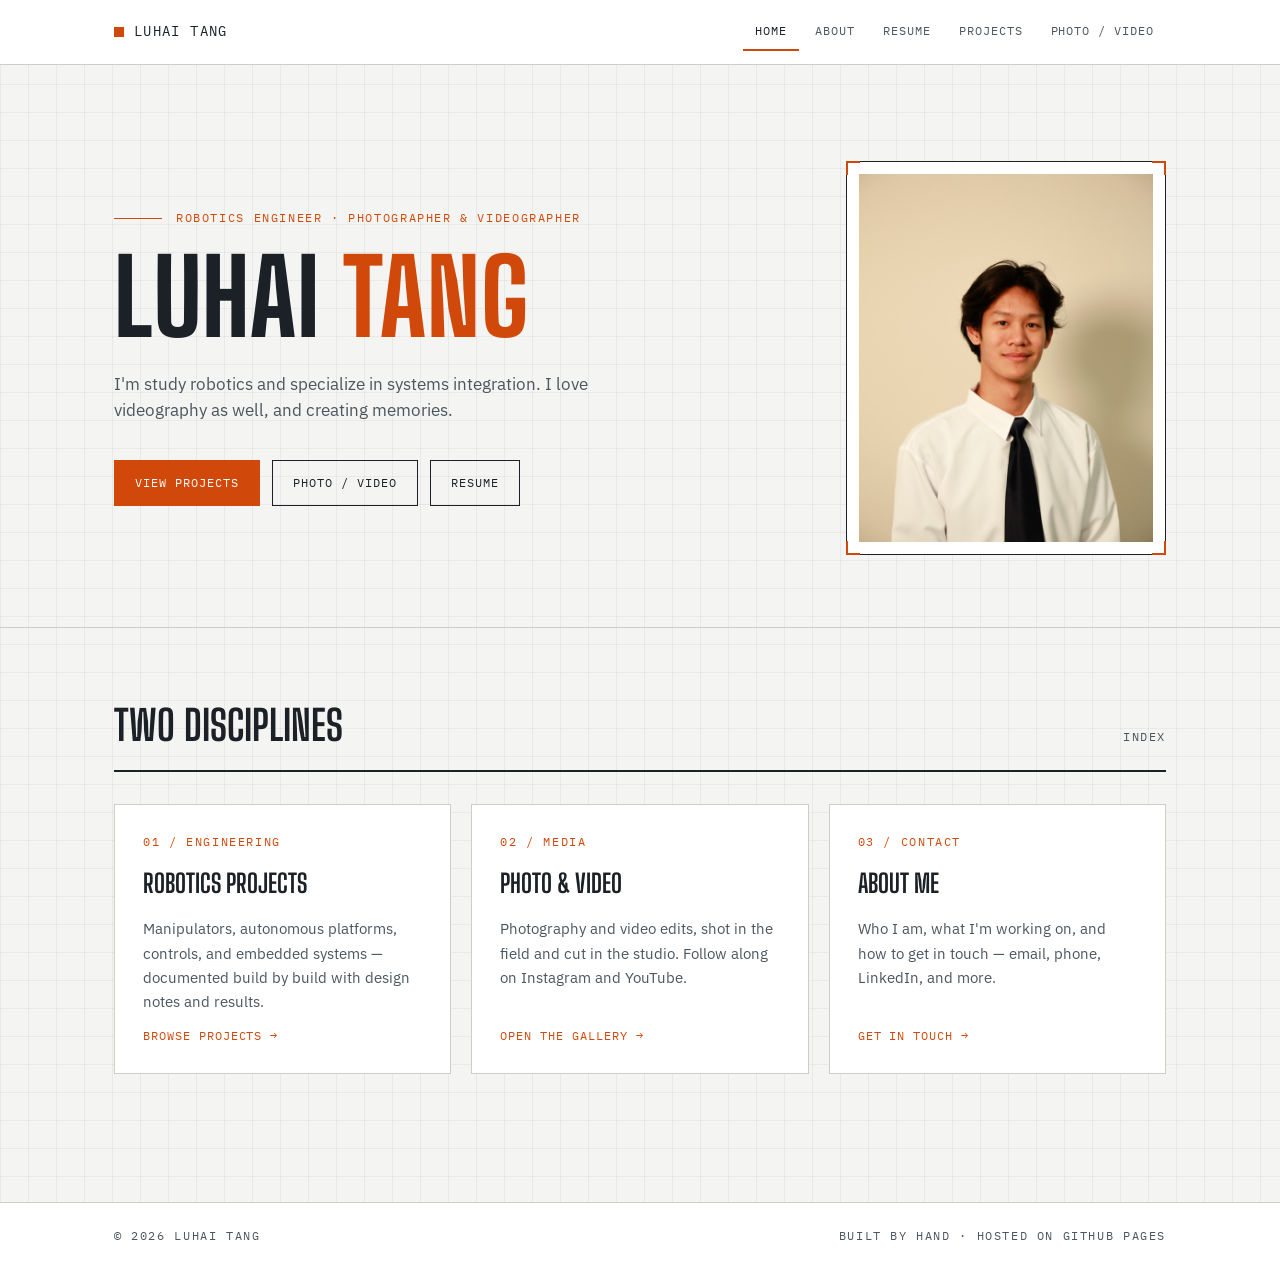
<file: index.html>
<!DOCTYPE html>
<html lang="en">
<head>
  <meta charset="UTF-8" />
  <meta name="viewport" content="width=device-width, initial-scale=1.0" />
  <title>Home — Portfolio</title>
  <meta name="description" content="Portfolio of a robotics engineer and photographer/videographer." />
  <link rel="preconnect" href="https://fonts.googleapis.com" />
  <link rel="preconnect" href="https://fonts.gstatic.com" crossorigin />
  <link href="https://fonts.googleapis.com/css2?family=Big+Shoulders+Display:wght@600;700;800&family=IBM+Plex+Mono:wght@400;500&family=IBM+Plex+Sans:wght@400;500;600&display=swap" rel="stylesheet" />
  <link rel="stylesheet" href="css/styles.css" />
</head>
<body data-page="home">

  <header class="site-header">
    <div class="wrap">
      <a class="brand" href="index.html" data-site-name>Your Name</a>
      <button class="nav-toggle" aria-expanded="false" aria-controls="nav">Menu</button>
      <nav class="nav" id="nav" aria-label="Main">
        <a href="index.html" aria-current="page">Home</a>
        <a href="about.html">About</a>
        <a href="resume.html">Resume</a>
        <a href="projects.html">Projects</a>
        <a href="media.html">Photo / Video</a>
      </nav>
    </div>
  </header>

  <main>
    <section class="hero">
      <div class="wrap hero-grid">

        <div class="hero-copy">
          <div class="hero-kicker">
            <span class="rule"></span>
            <span class="spec spec--accent" id="hero-roles">
              Robotics Engineer · Photographer
            </span>
          </div>

          <h1 id="hero-name">Your Name</h1>
          <p class="lede" id="hero-lede"></p>

          <div class="hero-actions">
            <a class="btn btn--solid" href="projects.html">View Projects</a>
            <a class="btn" href="media.html">Photo / Video</a>
            <a class="btn" href="resume.html">Resume</a>
          </div>
        </div>

        <div class="hero-headshot">
          <div class="headshot-frame">
            <span class="corner tl"></span><span class="corner tr"></span>
            <span class="corner bl"></span><span class="corner br"></span>
            <img src="assets/headshot.jpg" alt="Headshot" />
          </div>
        </div>

      </div>
    </section>

    <section class="section">
      <div class="wrap">
        <div class="section-head">
          <h2>Two Disciplines</h2>
          <span class="spec">Index</span>
        </div>
        <div class="disciplines">
          <a class="discipline-card" href="projects.html">
            <span class="spec spec--accent">01 / Engineering</span>
            <h3>Robotics Projects</h3>
            <p>Manipulators, autonomous platforms, controls, and embedded systems — documented build by build with design notes and results.</p>
            <span class="go">Browse projects →</span>
          </a>
          <a class="discipline-card" href="media.html">
            <span class="spec spec--accent">02 / Media</span>
            <h3>Photo &amp; Video</h3>
            <p>Photography and video edits, shot in the field and cut in the studio. Follow along on Instagram and YouTube.</p>
            <span class="go">Open the gallery →</span>
          </a>
          <a class="discipline-card" href="about.html">
            <span class="spec spec--accent">03 / Contact</span>
            <h3>About Me</h3>
            <p>Who I am, what I'm working on, and how to get in touch — email, phone, LinkedIn, and more.</p>
            <span class="go">Get in touch →</span>
          </a>
        </div>
      </div>
    </section>
  </main>

  <footer class="site-footer">
    <div class="wrap">
      <span class="spec">© <span data-year></span> <span data-site-name></span></span>
      <span class="spec">Built by hand · Hosted on GitHub Pages</span>
    </div>
  </footer>

  <script src="js/data.js"></script>
  <script src="js/main.js"></script>
</body>
</html>
</file>
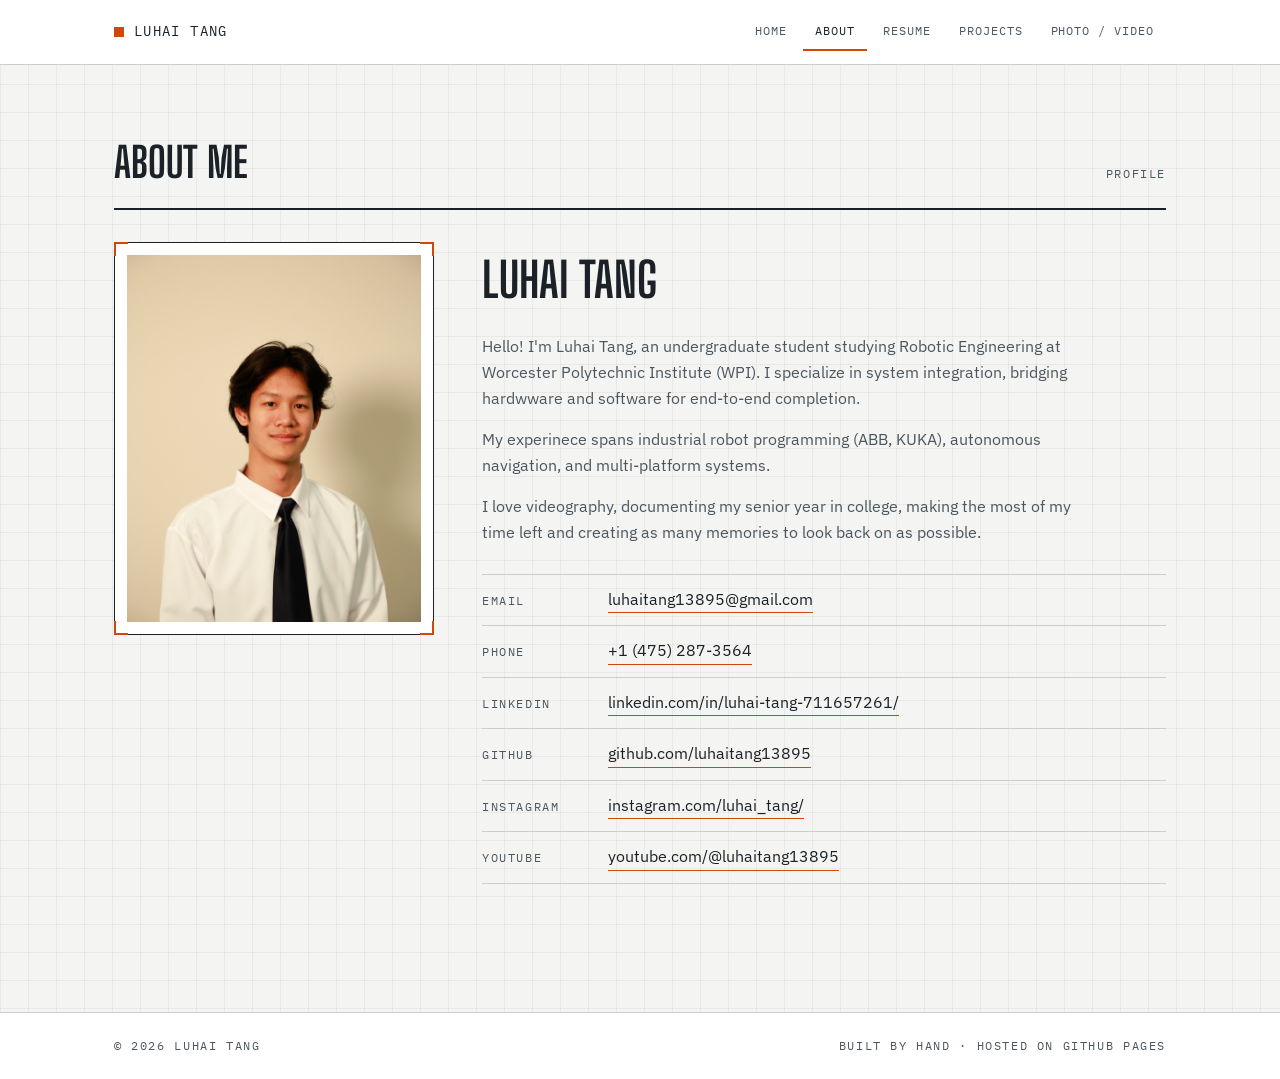
<file: about.html>
<!DOCTYPE html>
<html lang="en">
<head>
  <meta charset="UTF-8" />
  <meta name="viewport" content="width=device-width, initial-scale=1.0" />
  <title>About — Portfolio</title>
  <link rel="preconnect" href="https://fonts.googleapis.com" />
  <link rel="preconnect" href="https://fonts.gstatic.com" crossorigin />
  <link href="https://fonts.googleapis.com/css2?family=Big+Shoulders+Display:wght@600;700;800&family=IBM+Plex+Mono:wght@400;500&family=IBM+Plex+Sans:wght@400;500;600&display=swap" rel="stylesheet" />
  <link rel="stylesheet" href="css/styles.css" />
</head>
<body data-page="about">

  <header class="site-header">
    <div class="wrap">
      <a class="brand" href="index.html" data-site-name>Your Name</a>
      <button class="nav-toggle" aria-expanded="false" aria-controls="nav">Menu</button>
      <nav class="nav" id="nav" aria-label="Main">
        <a href="index.html">Home</a>
        <a href="about.html" aria-current="page">About</a>
        <a href="resume.html">Resume</a>
        <a href="projects.html">Projects</a>
        <a href="media.html">Photo / Video</a>
      </nav>
    </div>
  </header>

  <main class="section">
    <div class="wrap">
      <div class="section-head">
        <h2>About Me</h2>
        <span class="spec">Profile</span>
      </div>

      <div class="about-grid">
        <div>
          <div class="headshot-frame">
            <span class="corner tl"></span><span class="corner tr"></span>
            <span class="corner bl"></span><span class="corner br"></span>
            <!-- Replace assets/headshot.jpg with your own photo (portrait orientation works best) -->
            <img src="assets/headshot.jpg" alt="Headshot" onerror="this.style.display='none'; this.parentElement.insertAdjacentHTML('beforeend', '<div style=&quot;aspect-ratio:4/5;display:flex;align-items:center;justify-content:center;background:#1b2127;color:#9aa3ab;font-family:var(--font-mono);font-size:0.7rem;letter-spacing:0.14em;text-transform:uppercase&quot;>Add assets/headshot.jpg</div>')" />
          </div>
        </div>

        <div class="about-copy">
          <h2 data-site-name>Your Name</h2>
          <div id="about-paragraphs"></div>

          <ul class="contact-list" id="contact-list"></ul>
        </div>
      </div>
    </div>
  </main>

  <footer class="site-footer">
    <div class="wrap">
      <span class="spec">© <span data-year></span> <span data-site-name></span></span>
      <span class="spec">Built by hand · Hosted on GitHub Pages</span>
    </div>
  </footer>

  <script src="js/data.js"></script>
  <script src="js/main.js"></script>
</body>
</html>
</file>
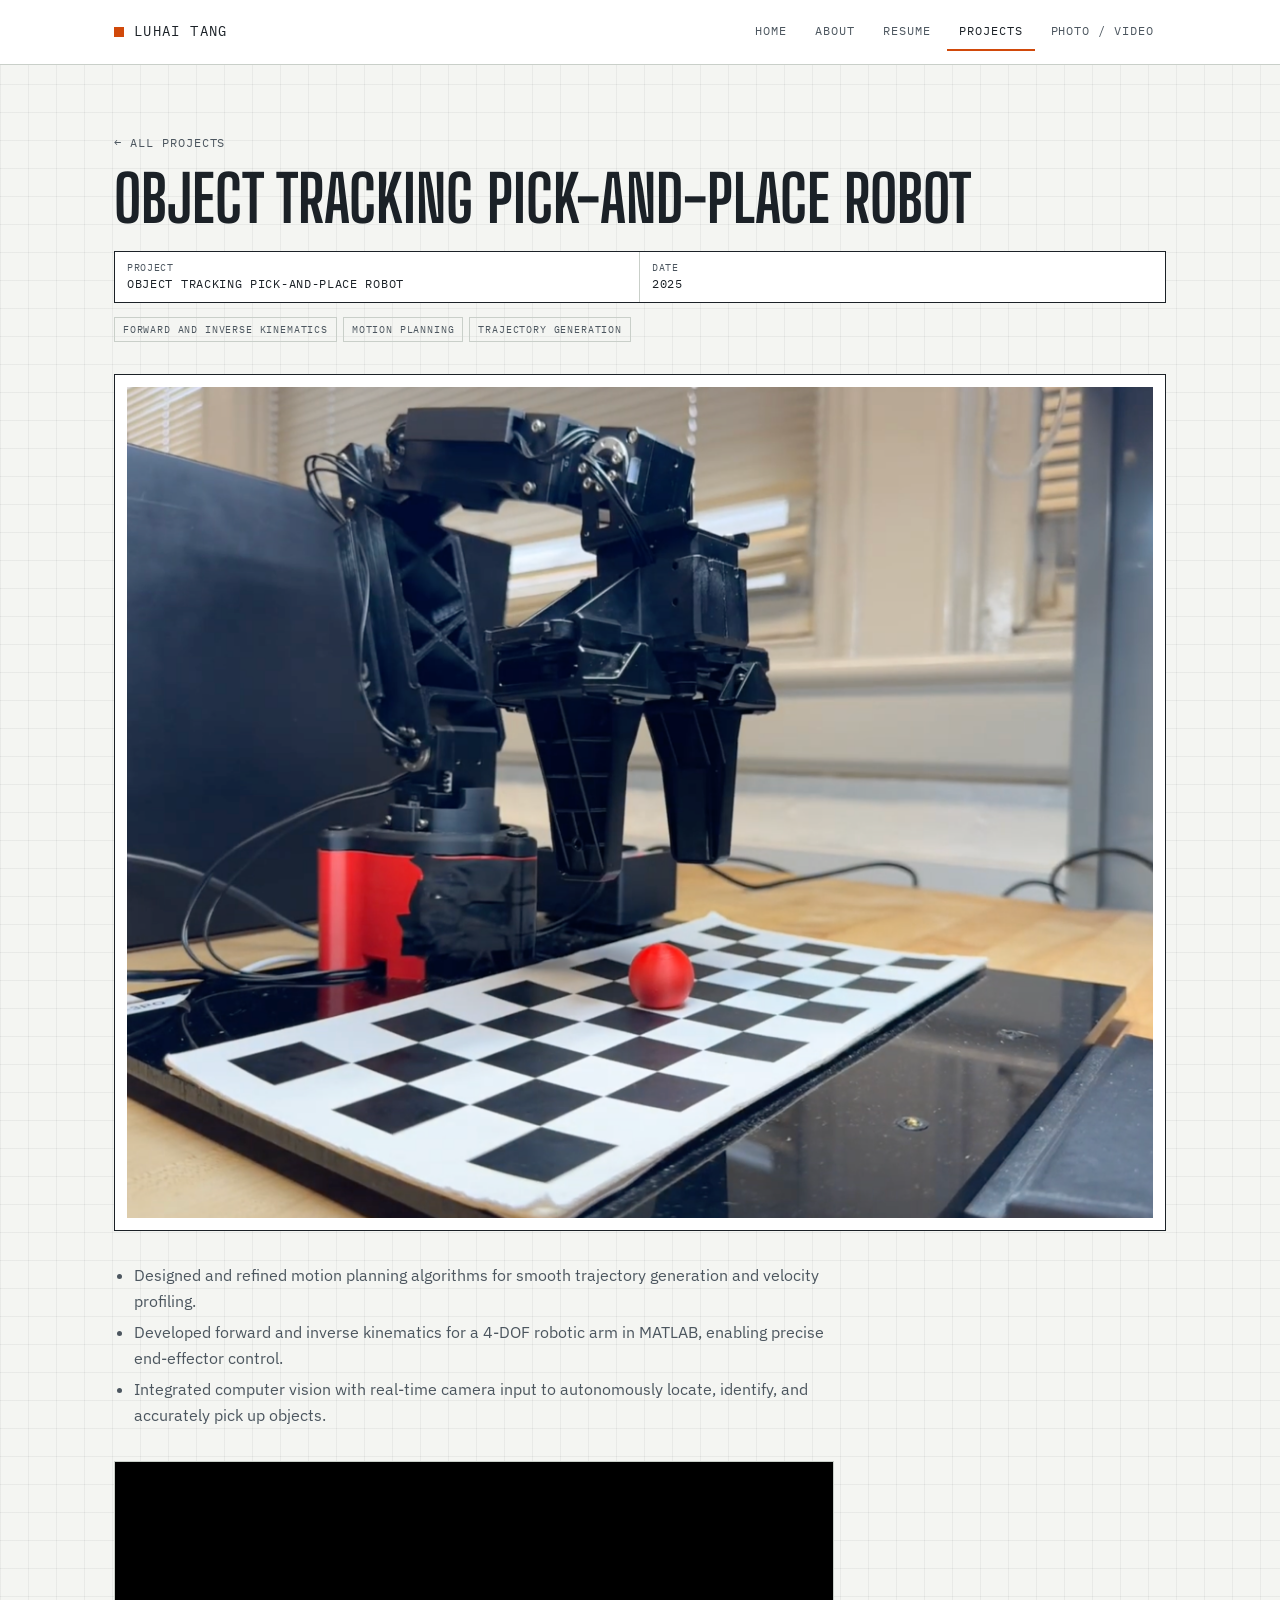
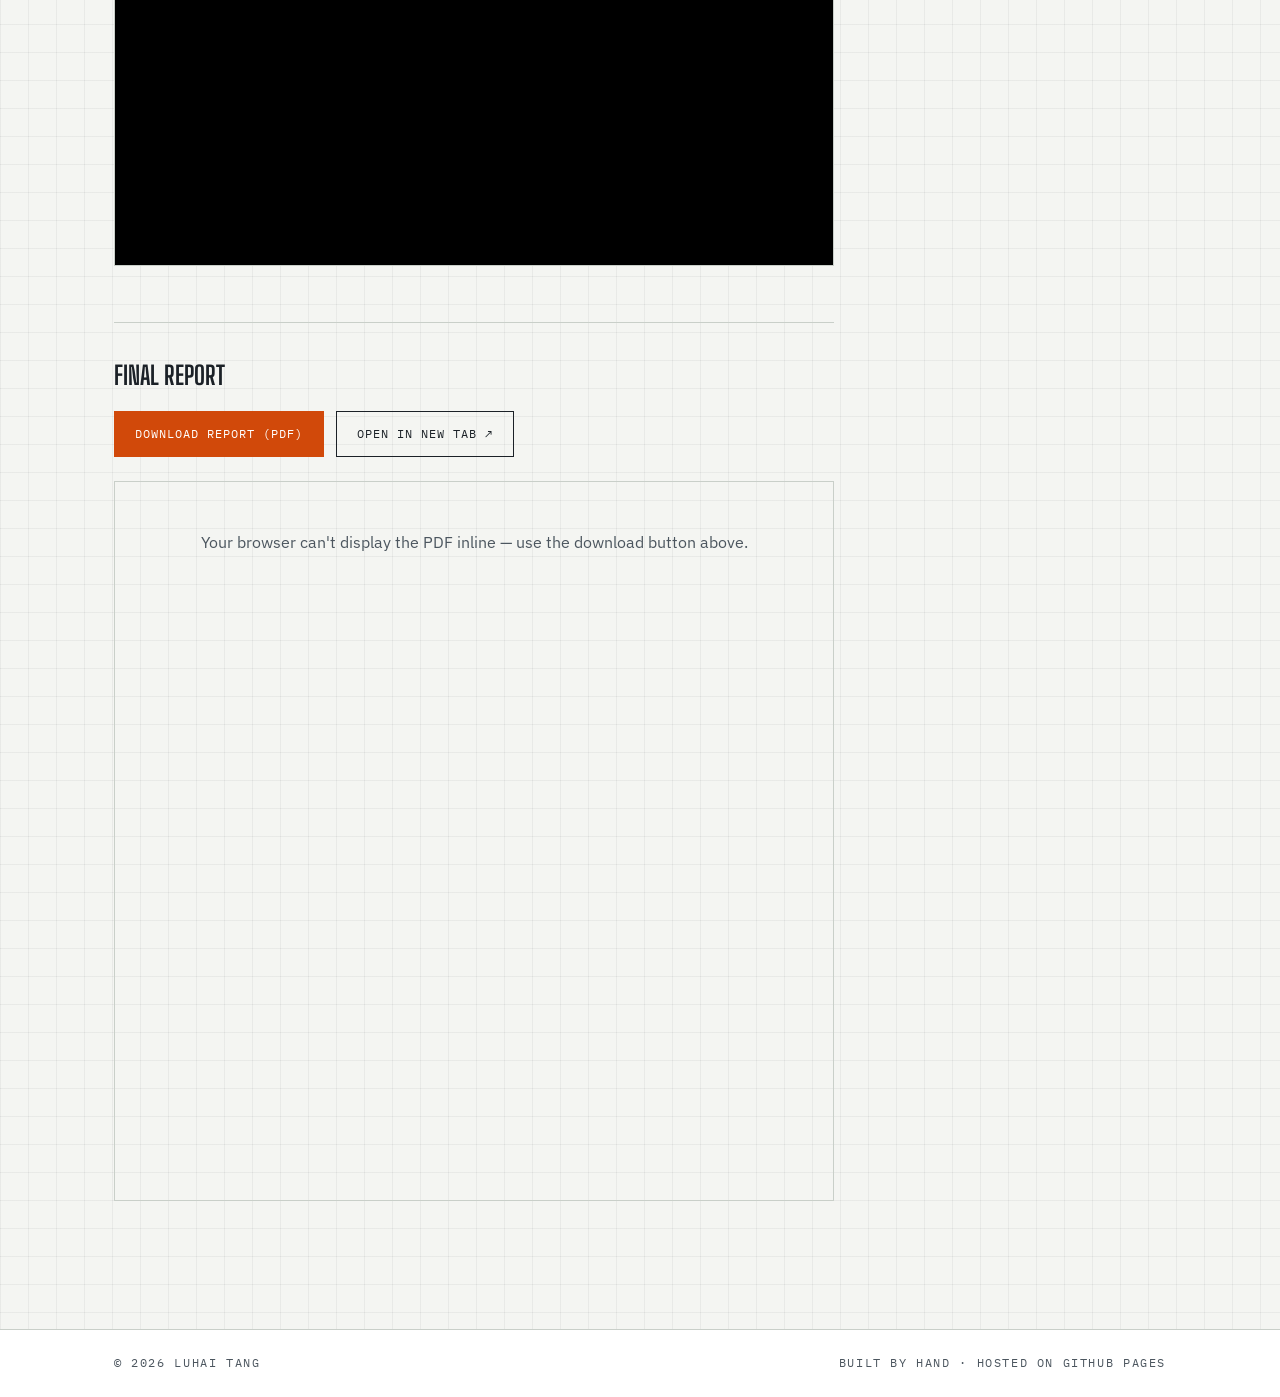
<file: project.html>
<!DOCTYPE html>
<html lang="en">
<head>
  <meta charset="UTF-8" />
  <meta name="viewport" content="width=device-width, initial-scale=1.0" />
  <title>Project — Portfolio</title>
  <link rel="preconnect" href="https://fonts.googleapis.com" />
  <link rel="preconnect" href="https://fonts.gstatic.com" crossorigin />
  <link href="https://fonts.googleapis.com/css2?family=Big+Shoulders+Display:wght@600;700;800&family=IBM+Plex+Mono:wght@400;500&family=IBM+Plex+Sans:wght@400;500;600&display=swap" rel="stylesheet" />
  <link rel="stylesheet" href="css/styles.css" />
</head>
<body data-page="project">

  <header class="site-header">
    <div class="wrap">
      <a class="brand" href="index.html" data-site-name>Your Name</a>
      <button class="nav-toggle" aria-expanded="false" aria-controls="nav">Menu</button>
      <nav class="nav" id="nav" aria-label="Main">
        <a href="index.html">Home</a>
        <a href="about.html">About</a>
        <a href="resume.html">Resume</a>
        <a href="projects.html" aria-current="page">Projects</a>
        <a href="media.html">Photo / Video</a>
      </nav>
    </div>
  </header>

  <main class="section">
    <div class="wrap">
      <a class="back-link" href="projects.html">← All projects</a>

      <div class="project-detail-head">
        <h1 id="pd-title"></h1>
        <div class="title-block" id="pd-titleblock"></div>
        <div class="tags" id="pd-tags" style="margin-top: 14px;"></div>
      </div>

      <div class="project-hero-img" id="pd-image" style="display: none;"></div>

      <article class="project-body" id="pd-body"></article>
    </div>
  </main>

  <footer class="site-footer">
    <div class="wrap">
      <span class="spec">© <span data-year></span> <span data-site-name></span></span>
      <span class="spec">Built by hand · Hosted on GitHub Pages</span>
    </div>
  </footer>

  <script src="js/data.js"></script>
  <script src="js/main.js"></script>
</body>
</html>
</file>
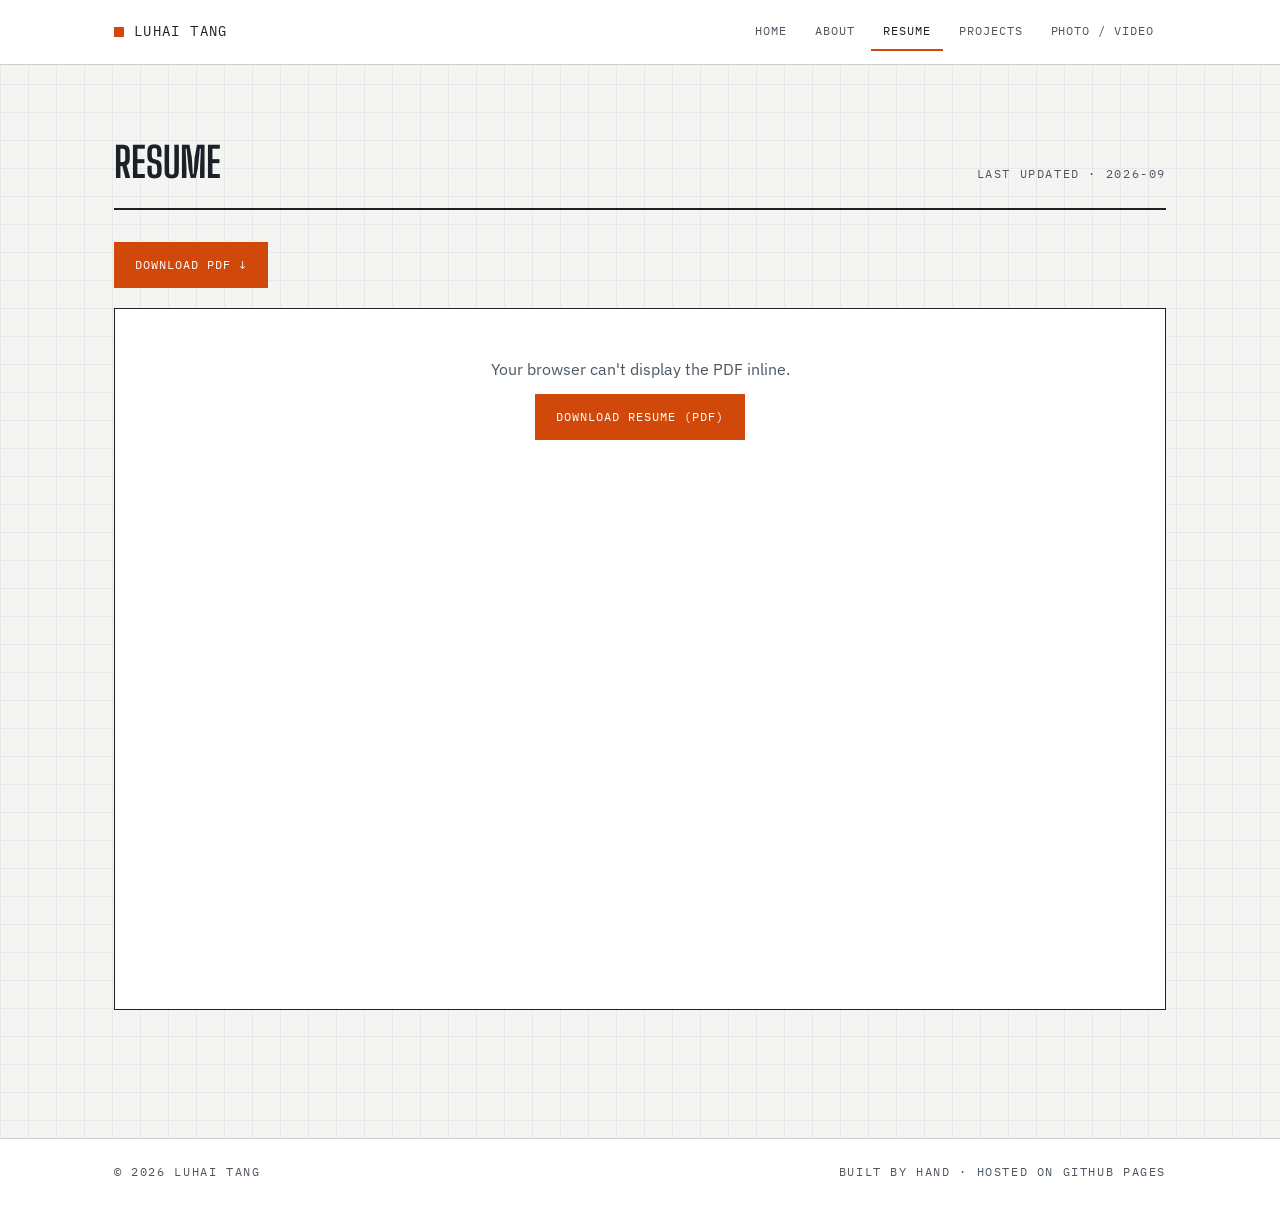
<file: resume.html>
<!DOCTYPE html>
<html lang="en">
<head>
  <meta charset="UTF-8" />
  <meta name="viewport" content="width=device-width, initial-scale=1.0" />
  <title>Resume — Portfolio</title>
  <link rel="preconnect" href="https://fonts.googleapis.com" />
  <link rel="preconnect" href="https://fonts.gstatic.com" crossorigin />
  <link href="https://fonts.googleapis.com/css2?family=Big+Shoulders+Display:wght@600;700;800&family=IBM+Plex+Mono:wght@400;500&family=IBM+Plex+Sans:wght@400;500;600&display=swap" rel="stylesheet" />
  <link rel="stylesheet" href="css/styles.css" />
</head>
<body data-page="resume">

  <header class="site-header">
    <div class="wrap">
      <a class="brand" href="index.html" data-site-name>Your Name</a>
      <button class="nav-toggle" aria-expanded="false" aria-controls="nav">Menu</button>
      <nav class="nav" id="nav" aria-label="Main">
        <a href="index.html">Home</a>
        <a href="about.html">About</a>
        <a href="resume.html" aria-current="page">Resume</a>
        <a href="projects.html">Projects</a>
        <a href="media.html">Photo / Video</a>
      </nav>
    </div>
  </header>

  <main class="section">
    <div class="wrap">
      <div class="section-head">
        <h2>Resume</h2>
        <span class="spec" id="resume-updated"></span>
      </div>

      <p style="margin-bottom: 20px;">
        <a class="btn btn--solid" id="resume-download" href="assets/resume.pdf" download>Download PDF ↓</a>
      </p>

      <div class="resume-viewer" id="resume-viewer">
        <div class="resume-fallback">
          <p>Add your resume as <code>assets/resume.pdf</code> to display it here.</p>
        </div>
      </div>
    </div>
  </main>

  <footer class="site-footer">
    <div class="wrap">
      <span class="spec">© <span data-year></span> <span data-site-name></span></span>
      <span class="spec">Built by hand · Hosted on GitHub Pages</span>
    </div>
  </footer>

  <script src="js/data.js"></script>
  <script src="js/main.js"></script>
</body>
</html>
</file>
<file: css/styles.css>
/* ==========================================================================
   PORTFOLIO — Engineering Drawing Design System
   Edit the tokens below to re-theme the whole site.
   ========================================================================== */

:root {
  /* Palette */
  --paper: #f4f5f2;        /* drafting paper */
  --paper-raised: #ffffff; /* cards */
  --ink: #1b2127;          /* primary text */
  --ink-soft: #4c565f;     /* secondary text */
  --line: #c9cfc9;         /* hairline rules */
  --grid: rgba(27, 33, 39, 0.055);
  --accent: #d1490a;       /* servo orange */
  --accent-ink: #ffffff;
  --steel: #33526b;        /* steel blue, secondary accent */

  /* Dark gallery (photo/video section) */
  --gallery-bg: #14171a;
  --gallery-ink: #e8eaec;
  --gallery-soft: #9aa3ab;

  /* Type */
  --font-display: "Big Shoulders Display", sans-serif;
  --font-body: "IBM Plex Sans", system-ui, sans-serif;
  --font-mono: "IBM Plex Mono", monospace;

  --maxw: 1100px;
}

* { box-sizing: border-box; margin: 0; padding: 0; }

html { scroll-behavior: smooth; }

body {
  font-family: var(--font-body);
  color: var(--ink);
  background-color: var(--paper);
  /* drafting grid */
  background-image:
    linear-gradient(var(--grid) 1px, transparent 1px),
    linear-gradient(90deg, var(--grid) 1px, transparent 1px);
  background-size: 28px 28px;
  line-height: 1.6;
  -webkit-font-smoothing: antialiased;
}

img { max-width: 100%; display: block; }
a { color: inherit; }

.wrap {
  max-width: var(--maxw);
  margin: 0 auto;
  padding: 0 24px;
}

/* ---------- Utility: mono spec labels ---------- */
.spec {
  font-family: var(--font-mono);
  font-size: 0.72rem;
  letter-spacing: 0.14em;
  text-transform: uppercase;
  color: var(--ink-soft);
}

.spec--accent { color: var(--accent); }

/* ---------- Header / Nav ---------- */
.site-header {
  border-bottom: 1px solid var(--line);
  background: var(--paper-raised);
  position: sticky;
  top: 0;
  z-index: 50;
}

.site-header .wrap {
  display: flex;
  align-items: center;
  justify-content: space-between;
  height: 64px;
}

.brand {
  font-family: var(--font-mono);
  font-size: 0.85rem;
  letter-spacing: 0.1em;
  text-transform: uppercase;
  text-decoration: none;
  display: flex;
  align-items: center;
  gap: 10px;
}

.brand::before {
  content: "";
  width: 10px;
  height: 10px;
  background: var(--accent);
  display: inline-block;
}

.nav { display: flex; gap: 4px; }

.nav a {
  font-family: var(--font-mono);
  font-size: 0.75rem;
  letter-spacing: 0.08em;
  text-transform: uppercase;
  text-decoration: none;
  padding: 8px 12px;
  color: var(--ink-soft);
  border-bottom: 2px solid transparent;
}

.nav a:hover { color: var(--ink); }

.nav a[aria-current="page"] {
  color: var(--ink);
  border-bottom-color: var(--accent);
}

.nav-toggle { display: none; }

/* ---------- Hero (Home) ---------- */
.hero {
  padding: 96px 0 72px;
  border-bottom: 1px solid var(--line);
}

.hero-kicker {
  display: flex;
  align-items: center;
  gap: 14px;
  margin-bottom: 20px;
}

.hero-kicker .rule {
  width: 48px;
  height: 1px;
  background: var(--accent);
}

.hero h1 {
  font-family: var(--font-display);
  font-weight: 800;
  font-size: clamp(3.2rem, 9vw, 6.5rem);
  line-height: 0.95;
  text-transform: uppercase;
  letter-spacing: 0.01em;
}

.hero h1 .alt { color: var(--accent); }

.hero p.lede {
  max-width: 560px;
  margin-top: 24px;
  font-size: 1.05rem;
  color: var(--ink-soft);
}

.hero-actions { margin-top: 36px; display: flex; gap: 12px; flex-wrap: wrap; }

/* ---------- Buttons ---------- */
.btn {
  display: inline-flex;
  align-items: center;
  gap: 8px;
  font-family: var(--font-mono);
  font-size: 0.78rem;
  letter-spacing: 0.08em;
  text-transform: uppercase;
  text-decoration: none;
  padding: 12px 20px;
  border: 1px solid var(--ink);
  background: transparent;
  color: var(--ink);
  cursor: pointer;
  transition: background 0.15s ease, color 0.15s ease;
}

.btn:hover { background: var(--ink); color: var(--paper); }

.btn--solid { background: var(--accent); border-color: var(--accent); color: var(--accent-ink); }
.btn--solid:hover { background: #b03d07; border-color: #b03d07; color: var(--accent-ink); }

/* ---------- Section scaffolding ---------- */
.section { padding: 64px 0; }

.section-head {
  display: flex;
  align-items: baseline;
  justify-content: space-between;
  gap: 16px;
  border-bottom: 2px solid var(--ink);
  padding-bottom: 12px;
  margin-bottom: 32px;
  flex-wrap: wrap;
}

.section-head h2 {
  font-family: var(--font-display);
  font-weight: 700;
  font-size: clamp(1.8rem, 4vw, 2.6rem);
  text-transform: uppercase;
}

/* ---------- Home: discipline cards ---------- */
.disciplines {
  display: grid;
  grid-template-columns: repeat(auto-fit, minmax(280px, 1fr));
  gap: 20px;
}

.discipline-card {
  background: var(--paper-raised);
  border: 1px solid var(--line);
  padding: 28px;
  text-decoration: none;
  display: flex;
  flex-direction: column;
  gap: 12px;
  transition: border-color 0.15s ease, transform 0.15s ease;
}

.discipline-card:hover { border-color: var(--accent); transform: translateY(-2px); }

.discipline-card h3 {
  font-family: var(--font-display);
  font-size: 1.6rem;
  text-transform: uppercase;
}

.discipline-card p { color: var(--ink-soft); font-size: 0.95rem; }

.discipline-card .go { margin-top: auto; color: var(--accent); font-family: var(--font-mono); font-size: 0.75rem; letter-spacing: 0.08em; text-transform: uppercase; }

/* ---------- Title block (engineering drawing signature) ---------- */
.title-block {
  border: 1px solid var(--ink);
  background: var(--paper-raised);
  display: grid;
  grid-template-columns: 2fr 1fr 1fr;
  font-family: var(--font-mono);
  font-size: 0.72rem;
  letter-spacing: 0.06em;
  text-transform: uppercase;
}

.title-block > div {
  padding: 8px 12px;
  border-right: 1px solid var(--line);
}

.title-block > div:last-child { border-right: none; }

.title-block .label { color: var(--ink-soft); font-size: 0.62rem; display: block; }

/* ---------- Index page ---------- */
.hero-grid {
  display: grid;
  grid-template-columns: 1fr 320px;
  align-items: center;
  gap: 4.5rem;
}

.hero-copy {
  max-width: 720px;
}

.hero-headshot {
  display: flex;
  justify-content: flex-end;
}

.hero-headshot .headshot-frame {
  width: 320px;
  max-width: 100%;
}

.hero-headshot .headshot-frame img {
  width: 100%;
  aspect-ratio: 4 / 5;
  object-fit: cover;
  object-position: center;
  display: block;
}


/* ---------- About page ---------- */
.about-grid {
  display: grid;
  grid-template-columns: 320px 1fr;
  gap: 48px;
  align-items: start;
}

.headshot-frame {
  border: 1px solid var(--ink);
  background: var(--paper-raised);
  padding: 12px;
  position: relative;
}

.headshot-frame img { width: 100%; aspect-ratio: 4/5; object-fit: cover; }

.headshot-frame .corner {
  position: absolute;
  width: 14px; height: 14px;
  border-color: var(--accent);
  border-style: solid;
}
.headshot-frame .corner.tl { top: -1px; left: -1px; border-width: 2px 0 0 2px; }
.headshot-frame .corner.tr { top: -1px; right: -1px; border-width: 2px 2px 0 0; }
.headshot-frame .corner.bl { bottom: -1px; left: -1px; border-width: 0 0 2px 2px; }
.headshot-frame .corner.br { bottom: -1px; right: -1px; border-width: 0 2px 2px 0; }

.about-copy h2 {
  font-family: var(--font-display);
  font-size: clamp(2rem, 5vw, 3rem);
  text-transform: uppercase;
  margin-bottom: 16px;
}

.about-copy p { margin-bottom: 16px; color: var(--ink-soft); max-width: 62ch; }

.contact-list {
  list-style: none;
  margin-top: 28px;
  border-top: 1px solid var(--line);
}

.contact-list li {
  display: flex;
  gap: 16px;
  align-items: baseline;
  padding: 12px 0;
  border-bottom: 1px solid var(--line);
}

.contact-list .spec { width: 110px; flex-shrink: 0; }

.contact-list a { color: var(--ink); text-decoration: none; border-bottom: 1px solid var(--accent); }
.contact-list a:hover { color: var(--accent); }

/* ---------- Resume page ---------- */
.resume-viewer {
  border: 1px solid var(--ink);
  background: var(--paper-raised);
  width: 100%;
  height: min(78vh, 1000px);
}

.resume-viewer iframe, .resume-viewer object {
  width: 100%;
  height: 100%;
  border: none;
}

.resume-fallback { padding: 48px; text-align: center; color: var(--ink-soft); }

/* ---------- Projects page ---------- */
.projects-grid {
  display: grid;
  grid-template-columns: repeat(auto-fill, minmax(320px, 1fr));
  gap: 24px;
}

.project-card {
  background: var(--paper-raised);
  border: 1px solid var(--line);
  text-decoration: none;
  display: flex;
  flex-direction: column;
  transition: border-color 0.15s ease, transform 0.15s ease;
}

.project-card:hover { border-color: var(--accent); transform: translateY(-3px); }

.project-card .thumb {
  aspect-ratio: 16/9;
  background: var(--ink);
  overflow: hidden;
}

.project-card .thumb img { width: 100%; height: 100%; object-fit: cover; }

.project-card .thumb .placeholder {
  width: 100%; height: 100%;
  display: flex; align-items: center; justify-content: center;
  color: var(--gallery-soft);
  font-family: var(--font-mono);
  font-size: 0.7rem;
  letter-spacing: 0.14em;
  text-transform: uppercase;
}

.project-card .body { padding: 20px; display: flex; flex-direction: column; gap: 8px; flex: 1; }

.project-card h3 {
  font-family: var(--font-display);
  font-size: 1.4rem;
  text-transform: uppercase;
  line-height: 1.1;
}

.project-card .summary { color: var(--ink-soft); font-size: 0.92rem; flex: 1; }

.project-card .meta {
  display: flex;
  justify-content: space-between;
  border-top: 1px solid var(--line);
  padding-top: 10px;
  margin-top: 8px;
}

.tags { display: flex; flex-wrap: wrap; gap: 6px; margin-top: 4px; }

.tag {
  font-family: var(--font-mono);
  font-size: 0.65rem;
  letter-spacing: 0.08em;
  text-transform: uppercase;
  border: 1px solid var(--line);
  padding: 3px 8px;
  color: var(--ink-soft);
}

/* ---------- Project detail ---------- */
.project-detail-head { margin-bottom: 32px; }

.project-detail-head h1 {
  font-family: var(--font-display);
  font-size: clamp(2.2rem, 6vw, 4rem);
  text-transform: uppercase;
  line-height: 1;
  margin: 12px 0 20px;
}

.project-hero-img {
  border: 1px solid var(--ink);
  background: var(--paper-raised);
  padding: 12px;
  margin-bottom: 32px;
}

.project-body { max-width: 72ch; }
.project-body p { margin-bottom: 18px; color: var(--ink-soft); }
.project-body h2 {
  font-family: var(--font-display);
  text-transform: uppercase;
  font-size: 1.6rem;
  margin: 32px 0 12px;
  color: var(--ink);
}
.project-body ul { margin: 0 0 18px 20px; color: var(--ink-soft); }
.project-body li { margin-bottom: 6px; }

.back-link {
  font-family: var(--font-mono);
  font-size: 0.75rem;
  letter-spacing: 0.08em;
  text-transform: uppercase;
  text-decoration: none;
  color: var(--ink-soft);
}
.back-link:hover { color: var(--accent); }

/* ---------- Media page (dark gallery) ---------- */
.gallery-zone {
  background: var(--gallery-bg);
  color: var(--gallery-ink);
  background-image: none;
}

.gallery-zone .section-head { border-bottom-color: var(--gallery-ink); }
.gallery-zone .spec { color: var(--gallery-soft); }
.gallery-zone .spec--accent { color: var(--accent); }

.photo-grid {
  columns: 3;
  column-gap: 16px;
}

.photo-grid figure {
  break-inside: avoid;
  margin-bottom: 16px;
  cursor: zoom-in;
}

.photo-grid img {
  width: 100%;
  border: 1px solid rgba(255, 255, 255, 0.08);
}

.photo-grid figcaption {
  font-family: var(--font-mono);
  font-size: 0.68rem;
  letter-spacing: 0.1em;
  text-transform: uppercase;
  color: var(--gallery-soft);
  padding: 8px 2px 0;
}

.video-grid {
  display: grid;
  grid-template-columns: repeat(auto-fill, minmax(340px, 1fr));
  gap: 24px;
  align-items: start; /* mixed horizontal/vertical cards align to the top */
}

.video-card .frame {
  border: 1px solid rgba(255, 255, 255, 0.1);
}

/* Orientation is set per video in js/data.js ("horizontal" or "vertical") */
.video-card .frame--horizontal { aspect-ratio: 16 / 9; }

.video-card .frame--vertical {
  aspect-ratio: 9 / 16;
  max-width: 320px;      /* keeps vertical reels a sensible width in the grid */
  margin: 0 auto;
}

/* Instagram embeds size themselves to the media's real aspect ratio,
   so no fixed aspect box — orientation just controls how wide they sit. */
.video-card .frame--insta {
  aspect-ratio: auto;
  border: none;
  background: transparent;
}
.video-card .frame--insta.frame--vertical { max-width: 360px; }
.video-card .frame--insta.frame--horizontal { max-width: 540px; margin: 0 auto; }
.video-card .frame--insta .instagram-media { min-width: unset !important; max-width: 100% !important; }

.video-card .frame--horizontal:not(.frame--insta) iframe,
.video-card .frame--vertical:not(.frame--insta) iframe { width: 100%; height: 100%; border: none; background: #000; }
.video-card .frame--insta iframe { border: none; }

/* OPTIONAL letterbox crop for horizontal reels (cropLetterbox: true in data.js).
   Instagram bakes reels into a 9:16 portrait canvas, so a horizontal video can
   arrive with black bars above and below INSIDE the embed. This crops the frame
   to 16:9 and shifts the embed up so only the video band shows. If the crop
   lands slightly high or low on a reel, nudge the two numbers below. */
.video-card .frame--insta.frame--crop {
  aspect-ratio: 16 / 9;
  overflow: hidden;
  position: relative;
  --insta-header: 54px;      /* the embed's username header, hidden by the crop */
  --insta-bar-shift: 108%;   /* top black bar height, as % of this frame's height */
}

.video-card .frame--insta.frame--crop .insta-crop {
  position: absolute;
  left: 0;
  right: 0;
  top: calc(-1 * var(--insta-bar-shift) - var(--insta-header));
}

.watch-link {
  display: inline-block;
  margin-top: 8px;
  font-family: var(--font-mono);
  font-size: 0.7rem;
  letter-spacing: 0.1em;
  text-transform: uppercase;
  text-decoration: none;
  color: var(--gallery-soft);
  border-bottom: 1px solid var(--accent);
  padding-bottom: 2px;
}

.watch-link:hover { color: var(--gallery-ink); }

.video-card h3 {
  font-family: var(--font-display);
  text-transform: uppercase;
  font-size: 1.2rem;
  margin-top: 12px;
}

.video-card p { color: var(--gallery-soft); font-size: 0.88rem; }

.social-strip {
  display: flex;
  gap: 12px;
  flex-wrap: wrap;
  margin-top: 8px;
}

.gallery-zone .btn { border-color: var(--gallery-ink); color: var(--gallery-ink); }
.gallery-zone .btn:hover { background: var(--gallery-ink); color: var(--gallery-bg); }

/* ---------- Lightbox ---------- */
.lightbox {
  position: fixed;
  inset: 0;
  background: rgba(10, 12, 14, 0.94);
  display: none;
  align-items: center;
  justify-content: center;
  z-index: 100;
  padding: 32px;
  cursor: zoom-out;
}

.lightbox.open { display: flex; }
.lightbox img { max-width: 100%; max-height: 90vh; }

/* ---------- Footer ---------- */
.site-footer {
  border-top: 1px solid var(--line);
  background: var(--paper-raised);
  margin-top: 64px;
}

.site-footer .wrap {
  display: flex;
  justify-content: space-between;
  align-items: center;
  padding-top: 24px;
  padding-bottom: 24px;
  gap: 16px;
  flex-wrap: wrap;
}

.gallery-zone + .site-footer { margin-top: 0; }

/* ---------- Focus & motion ---------- */
a:focus-visible, button:focus-visible {
  outline: 2px solid var(--accent);
  outline-offset: 2px;
}

@media (prefers-reduced-motion: reduce) {
  * { transition: none !important; animation: none !important; }
  html { scroll-behavior: auto; }
}

/* ---------- Responsive ---------- */
@media (max-width: 800px) {
  .about-grid { grid-template-columns: 1fr; }
  .headshot-frame { max-width: 320px; }
  .photo-grid { columns: 2; }
  .title-block { grid-template-columns: 1fr 1fr; }
  .title-block > div:first-child { grid-column: 1 / -1; border-right: none; border-bottom: 1px solid var(--line); }

  .nav-toggle {
    display: block;
    background: none;
    border: 1px solid var(--line);
    font-family: var(--font-mono);
    font-size: 0.7rem;
    letter-spacing: 0.1em;
    text-transform: uppercase;
    padding: 8px 12px;
    cursor: pointer;
    color: var(--ink);
  }

  .nav {
    display: none;
    position: absolute;
    top: 64px;
    left: 0;
    right: 0;
    background: var(--paper-raised);
    border-bottom: 1px solid var(--line);
    flex-direction: column;
    padding: 8px 16px 16px;
  }

  .nav.open { display: flex; }
}

@media (max-width: 520px) {
  .photo-grid { columns: 1; }
}




/* ==========================================================================
   PROJECT PAGE — embedded media & final report
   Paste this whole block at the END of your existing CSS file.

   NOTE: it uses var(--accent), var(--line), var(--ink) with fallback colors.
   If your stylesheet already defines variables with different names (e.g.
   --servo-orange), either rename them below or leave the fallbacks — they
   only kick in if the variable doesn't exist.
   ========================================================================== */

/* ---- Embedded media inside the write-up ---- */

.pd-embed {
  margin: 32px 0;
}

/* YouTube embeds — scoped to .pd-embed--video only, so this height rule
   can never leak into Instagram embeds elsewhere on the site. */
.pd-embed--video {
  aspect-ratio: 16 / 9;
  background: #000;
  border: 1px solid var(--line, #c9c4b6);
}

.pd-embed--video iframe {
  display: block;
  width: 100%;
  height: 100%;
  border: 0;
}

/* Images — drafting-figure style with auto-numbered captions */
#pd-body {
  counter-reset: pd-fig;
}

.pd-embed--image {
  counter-increment: pd-fig;
  margin-left: 0;
  margin-right: 0;
}

.pd-embed--image img {
  display: block;
  width: 100%;
  height: auto;
  border: 1px solid var(--line, #c9c4b6);
}

.pd-embed--image figcaption {
  margin-top: 8px;
  font-family: "IBM Plex Mono", monospace;
  font-size: 12px;
  letter-spacing: 0.06em;
  text-transform: uppercase;
  color: var(--ink-muted, #6b6b5e);
}

.pd-embed--image figcaption::before {
  content: "FIG. " counter(pd-fig) " — ";
  color: var(--accent, #ff6a13);
  font-weight: 600;
}

/* ---- Final report section ---- */

.pd-report {
  margin-top: 56px;
  padding-top: 32px;
  border-top: 1px solid var(--line, #c9c4b6);
}

.pd-report-actions {
  display: flex;
  flex-wrap: wrap;
  gap: 12px;
  margin: 16px 0 24px;
}

.pd-report-viewer object {
  display: block;
  width: 100%;
  height: 80vh;
  border: 1px solid var(--line, #c9c4b6);
}

@media (max-width: 640px) {
  .pd-report-viewer object {
    height: 60vh;
  }
}


.pd-report h2 {
  font-family: var(--font-display);
  text-transform: uppercase;
  font-size: 1.6rem;
  margin: 0 0 4px;
  color: var(--ink);
}

.pd-report {
  max-width: 72ch; /* match the writeup column width */
}
</file>
